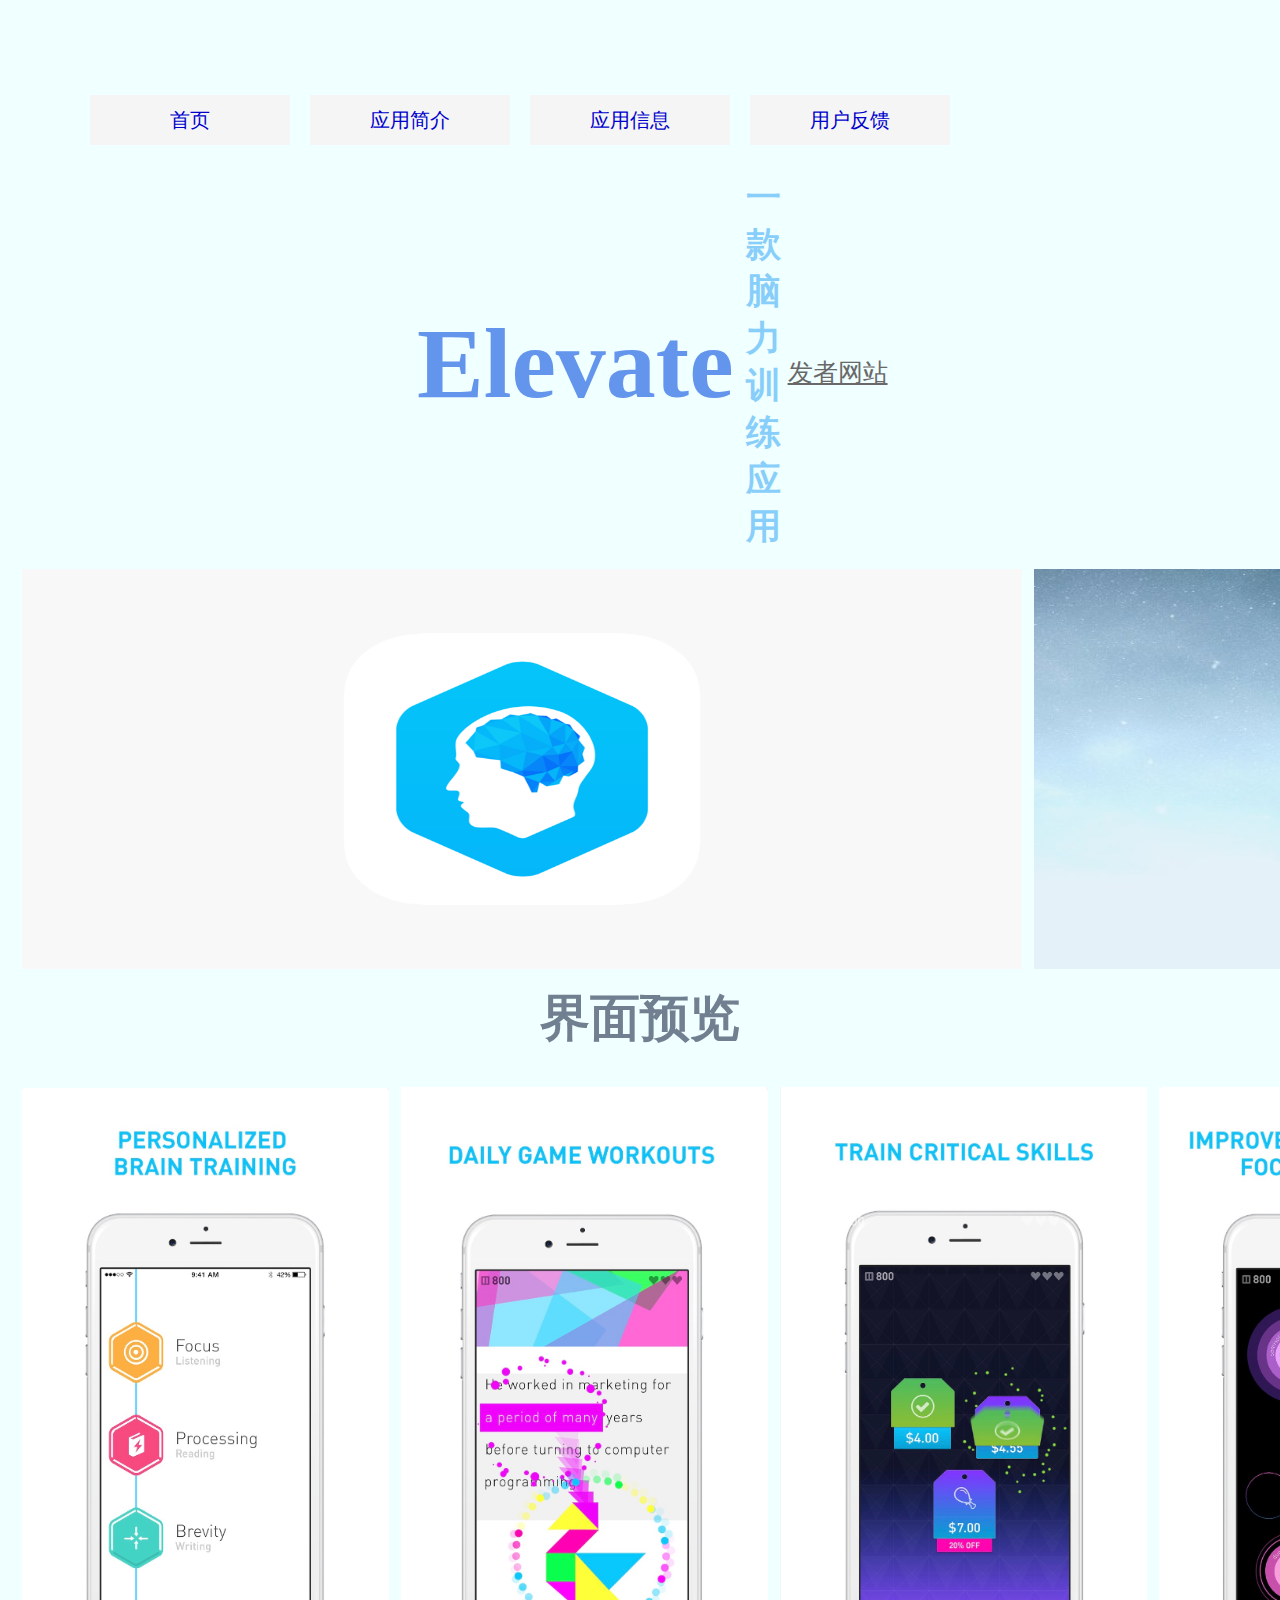
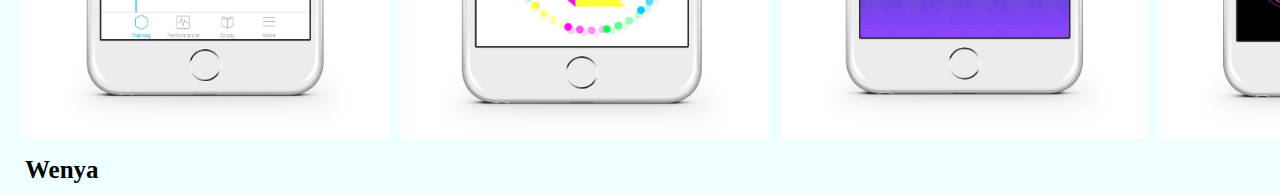
<file: index.html>
<!DOCTYPE html>
<html>
    <head>
        <meta charset="UTF-8">
        <title>Elevate</title>
        <style>
            *{
                margin: 5px;
                padding: 0px;
            }
            ul{
                width: 1000px;
                position: relative;
                left: 20px;
                margin-left: 45px;
                margin-top: 80px;
            }
            div ul li{
                float: left;
                list-style-type: none;
            }
            div ul li a{
                display: block;
                width: 200px;
                height: 50px;
                color: mediumblue;
                font-size: 20px;
                text-align: center;
                line-height: 50px;
                background-color: whitesmoke;
                text-decoration: none;
            }
            div ul li a:hover{
                background-color: lightblue;
            }

        </style>
    </head>
    <body style="background-color: azure;">
        <div id="nav">
            <ul>
                <li><a href="index.html">首页</a></li>
                <li><a href="应用简介.html">应用简介</a></li>
                <li><a href="应用信息.html">应用信息</a></li>
                <li><a href="用户反馈.html">用户反馈</a></li>
                
            </ul>
        </div>
        <table><tr>
        <td><h1 style="color: cornflowerblue; font-size: 100px; font-family: fantasy; margin-top: 20px; margin-left: 400px;">Elevate</h1></td>
        <td><h2 style="color: lightskyblue; font-size: 35px; margin-top: 17px;">一款脑力训练应用</h2></td>
        <td><a href="https://www.elevateapp.com/>"<h3 style="color: dimgray; font-size: 25px; font-family: Arial, Helvetica, sans-serif; margin-top: 20px; margin-left: 650px;">开发者网站</h3></a></td>
        </tr></table>
        <table><tr>
        <td><img src="images/1.png" alt="1.jpg" width="1000px" height="400px"></td>
        <td><img src="images/2.jpg" alt="2.jpg" width="1000px" height="400px"></td>
        </tr></table>
        <h3 style="color:slategray; font-size: 50px; font-family: sans-serif;"><center>界面预览</center></h3>
        <br>
        <table><tr>
            <td><img src="images/3.PNG" width="367"></td>
            <td><img src="images/4.PNG" width="367"></td>
            <td><img src="images/5.PNG" width="367"></td>
            <td><img src="images/6.PNG" width="367"></td>
            <td><img src="images/7.PNG" width="367"></td>
        </tr></table>
        <h3 style="text-align: left; font-size: 25px; margin-left: 15px;">Wenya</h3>


       

    </body>
</html>
</file>
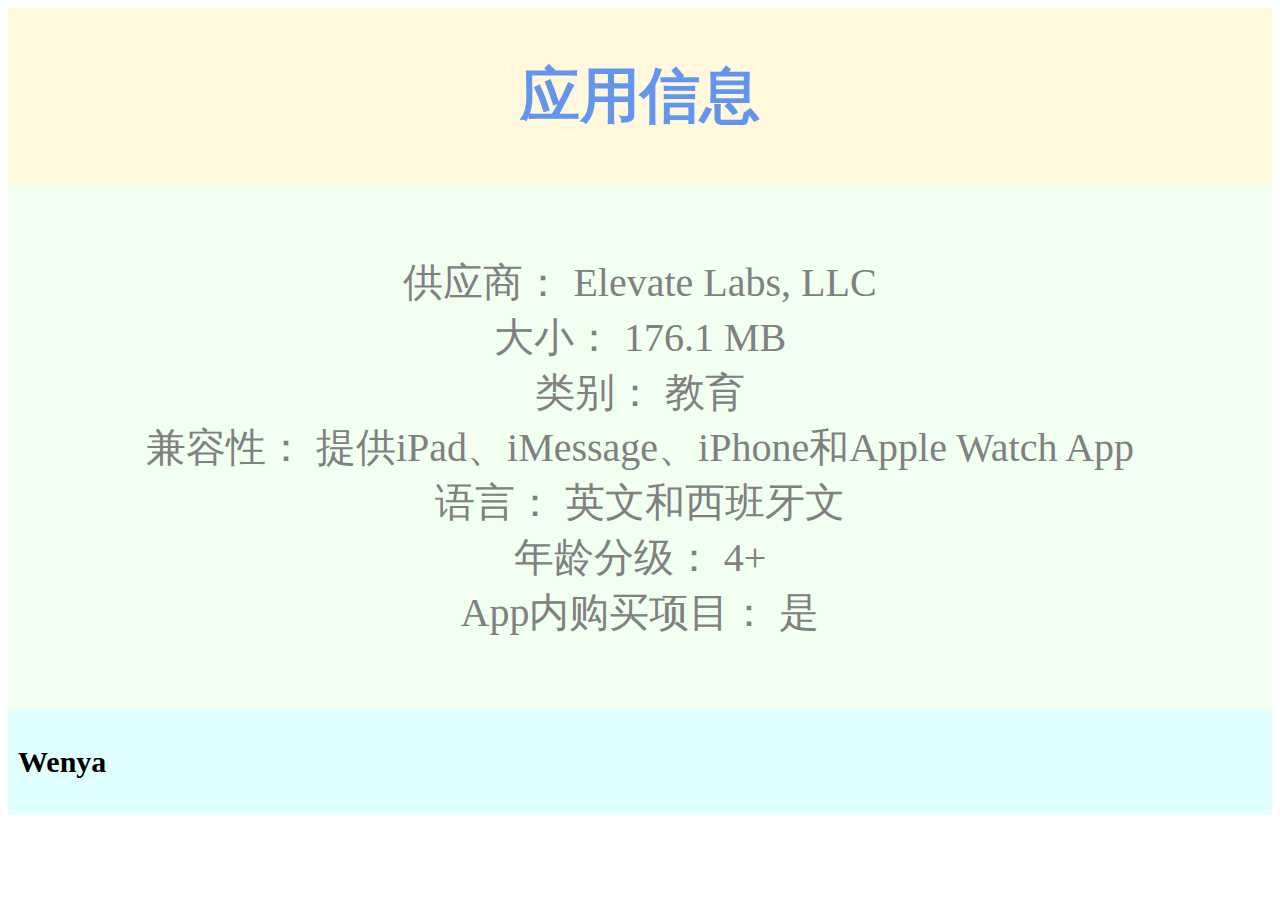
<file: 应用信息.html>
<!DOCTYPE html>
<html>
    <head>
        <meta charset="UTF-8">
        <title>应用信息</title>
        <link rel="stylesheet" type="text/css" href="style.css">
    </head>
  
    <body>
        <div id="head">
            <h1>应用信息</h1>
        </div>
        <div id="content">
            <p>
                供应商： Elevate Labs, LLC
                <br>
                大小： 176.1 MB
                <br>
                类别： 教育
                <br>
                兼容性： 提供iPad、iMessage、iPhone和Apple Watch App
                <br>
                语言： 英文和西班牙文
                <br>
                年龄分级： 4+
                <br>
                App内购买项目： 是
                <br>
            </p>
        </div>
        <div id="foot">
            <h2>Wenya</h2>
        </div>
    </body>
</html>
</file>
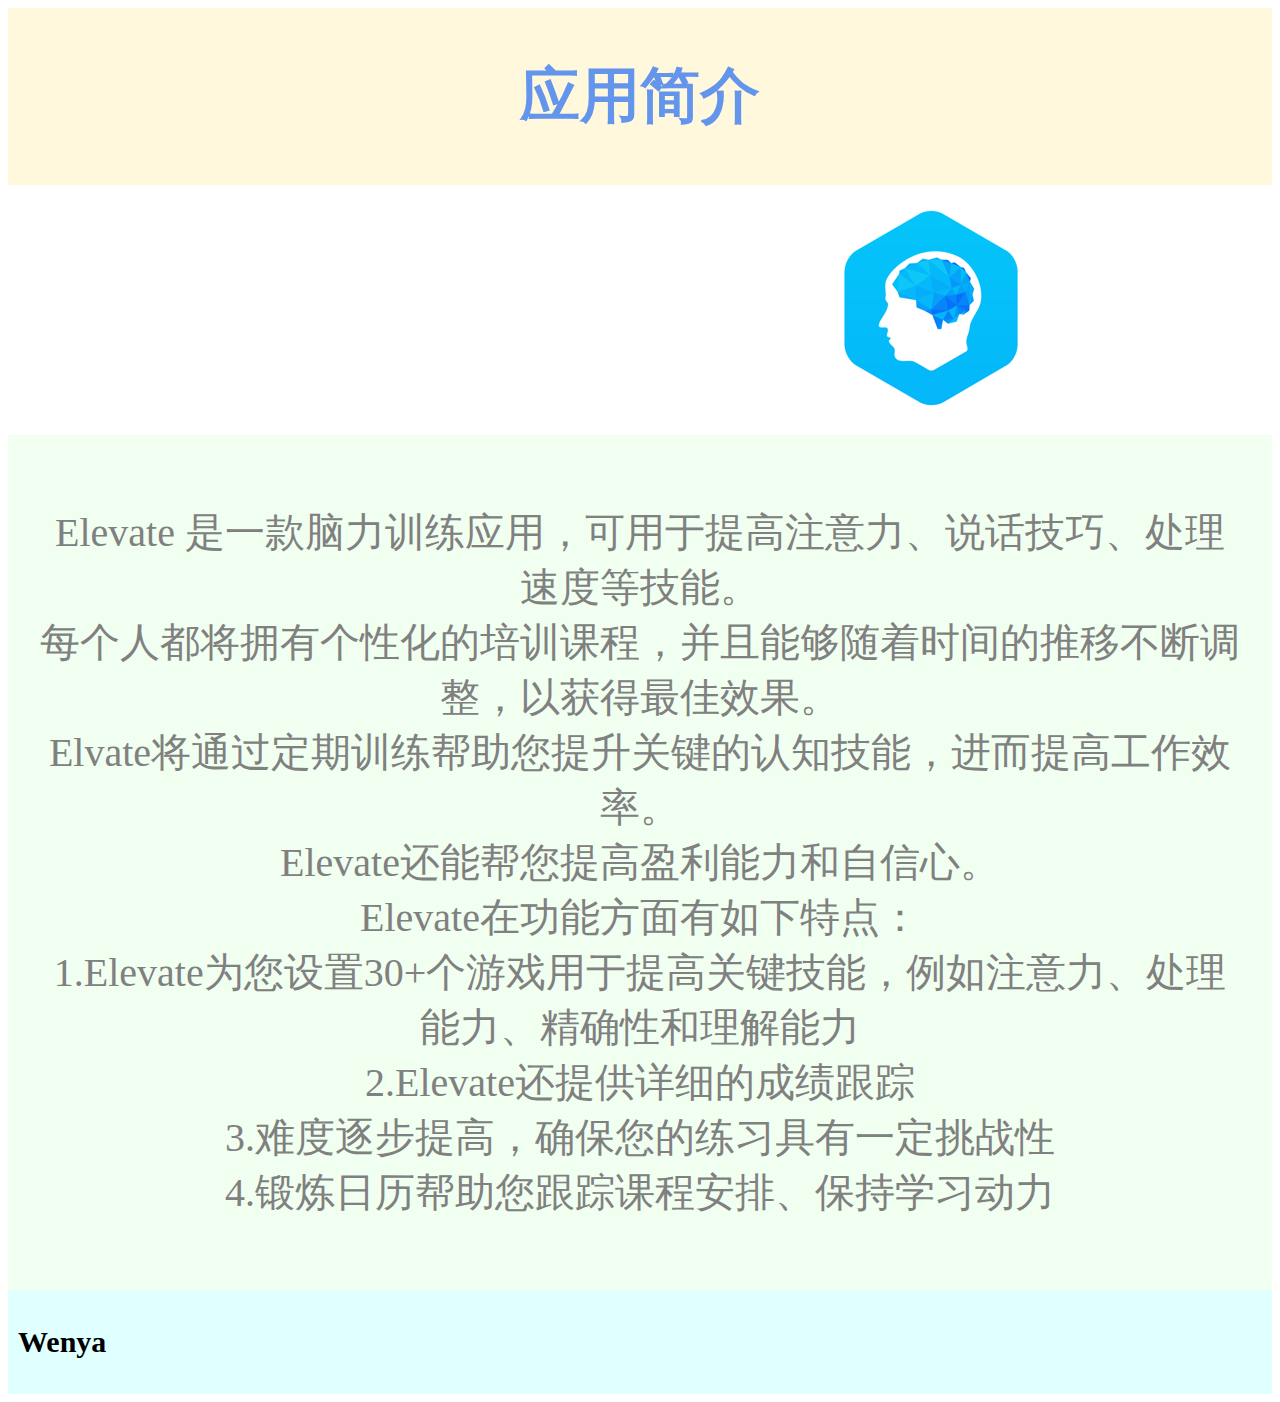
<file: 应用简介.html>
<!DOCTYPE html>
<html>
    <head>
        <meta charset="UTF-8">
        <title>应用简介</title>
        <link rel="stylesheet" type="text/css" href="style.css">
    </head>
    <body>
        <div id="head">
            <h1>应用简介</h1>
        </div>
        <img src="images/8.png" style="position: relative; margin-left: 800px;">
        <div id="content">
            <p>
                Elevate 是一款脑力训练应用，可用于提高注意力、说话技巧、处理速度等技能。
                <br>
                每个人都将拥有个性化的培训课程，并且能够随着时间的推移不断调整，以获得最佳效果。
                <br>
                Elvate将通过定期训练帮助您提升关键的认知技能，进而提高工作效率。
                <br>
                Elevate还能帮您提高盈利能力和自信心。
                <br>
                Elevate在功能方面有如下特点：
                <br>
                1.Elevate为您设置30+个游戏用于提高关键技能，例如注意力、处理能力、精确性和理解能力
                <br>
                2.Elevate还提供详细的成绩跟踪
                <br>
                3.难度逐步提高，确保您的练习具有一定挑战性
                <br>
                4.锻炼日历帮助您跟踪课程安排、保持学习动力    
            </p>
        </div>
        <div id="foot">
            <h2>Wenya</h2>
        </div>
    </body>
</html>
</file>
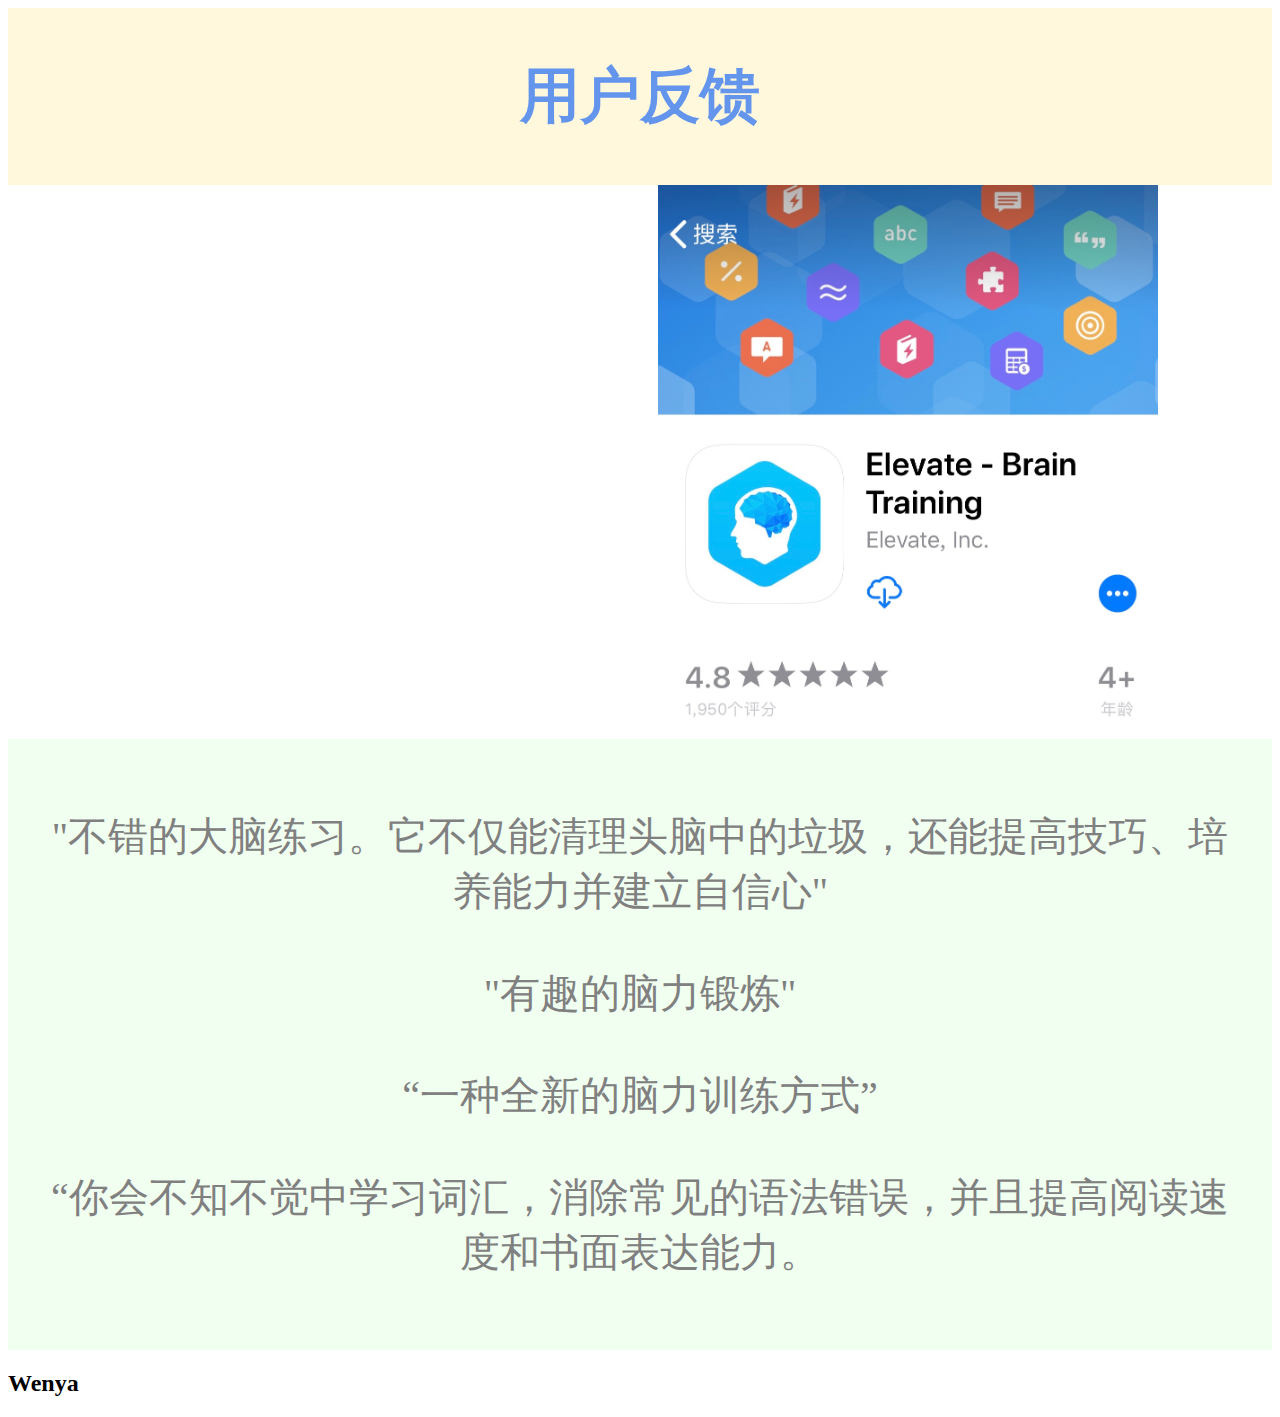
<file: 用户反馈.html>
<!DOCTYPE html>
<html>
    <head>
        <meta charset="UTF-8">
        <title>用户反馈</title>
        <link rel="stylesheet" type="text/css" href="style.css">
    </head>
    <body>
        <div id="head">
            <h1>用户反馈</h1>
        </div>
        <img src="images/9.jpg" style="margin-left: 650px; width: 500px;">
        <div id="content">
            <p>
                "不错的大脑练习。它不仅能清理头脑中的垃圾，还能提高技巧、培养能力并建立自信心"
                <br>
                <br>
                "有趣的脑力锻炼"
                <br>
                <br>
                “一种全新的脑力训练方式”
                <br>
                <br>
                “你会不知不觉中学习词汇，消除常见的语法错误，并且提高阅读速度和书面表达能力。
               
            </p>
        </div> 
        </div id="foot">
            <h2>Wenya</h2>
        </div>
     
    </body>
</html>
</file>
<file: style.css>
h1{
    color: cornflowerblue;
    text-align: center;
    font-size: 60px;

}
#head{
    background-color: cornsilk;
    padding: 8px
}
#content{
    display: block;
    font-size: 40px;
    color: gray;
    text-align: center;
    background-color: honeydew;
    padding: 30px;

}
#foot{
    background-color: lightcyan;
    text-align: left;
    padding: 10px;
    font-size: 20px;
}
</file>
